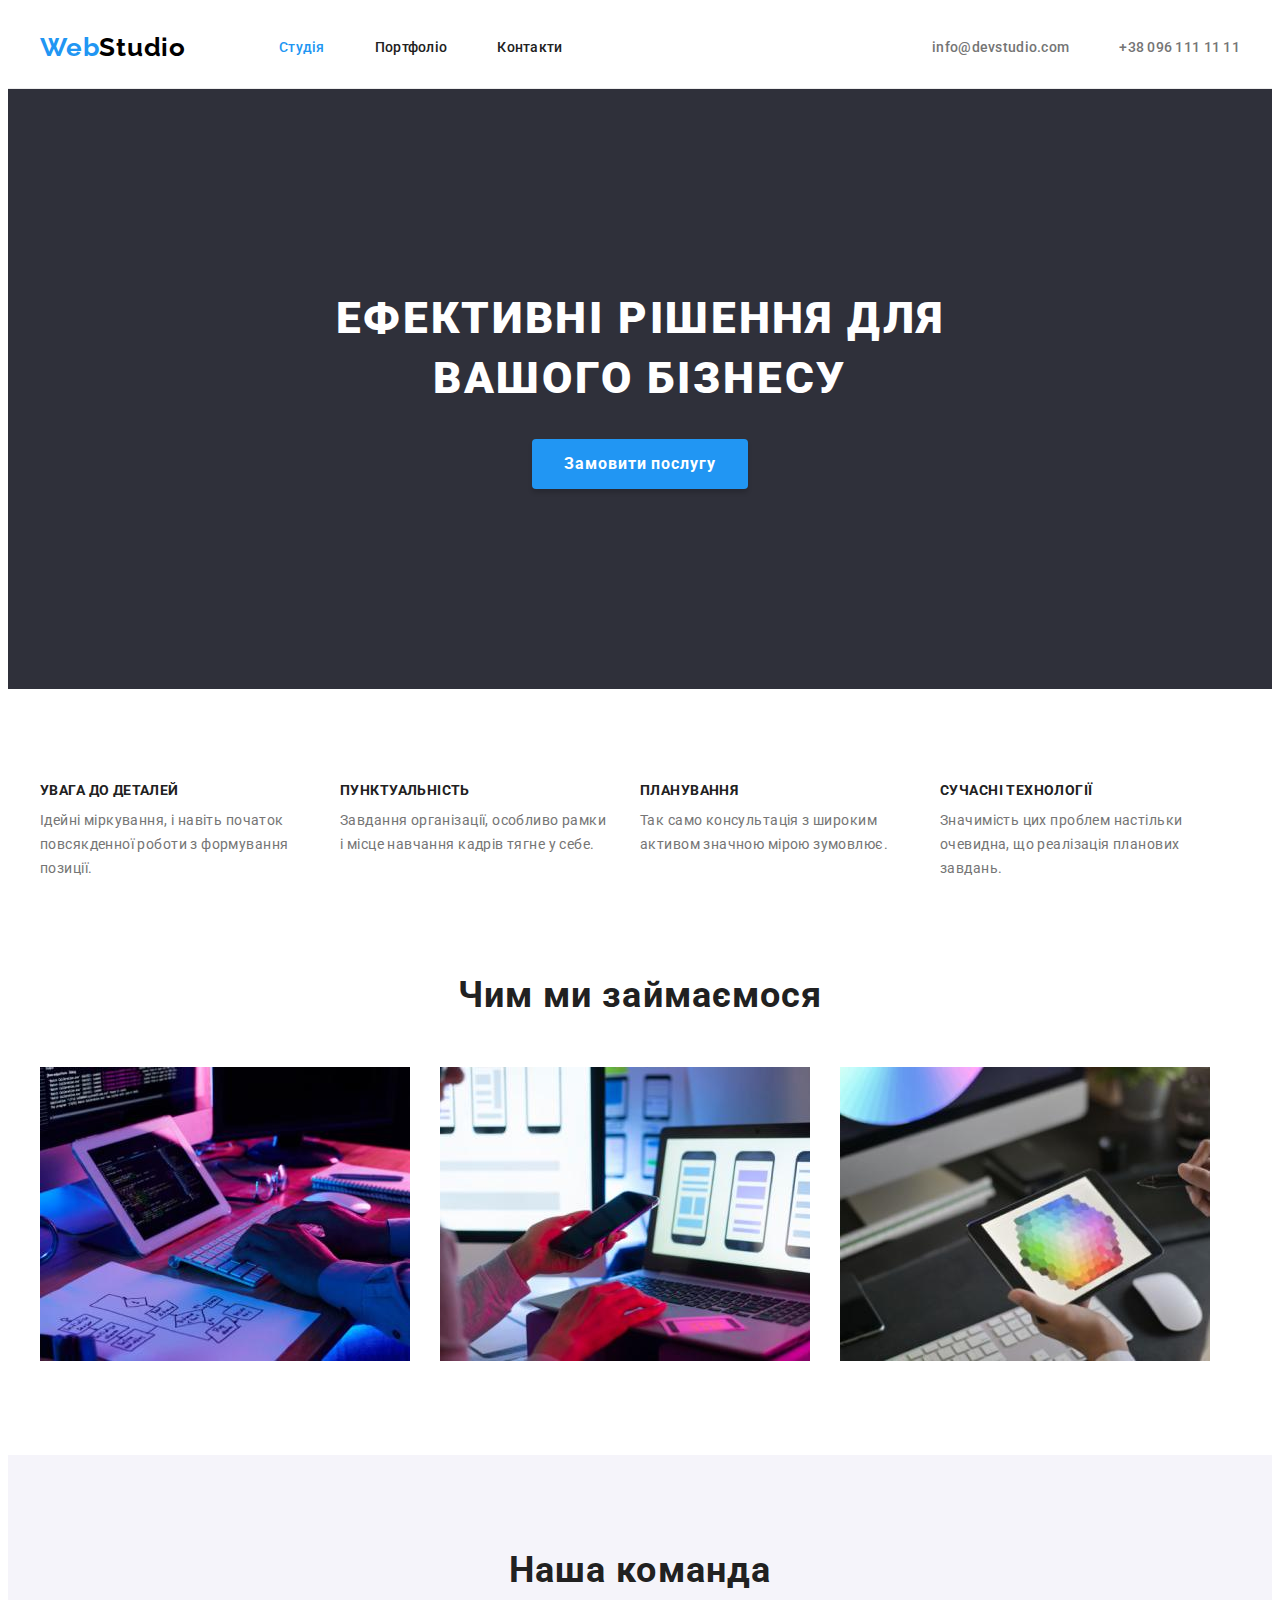
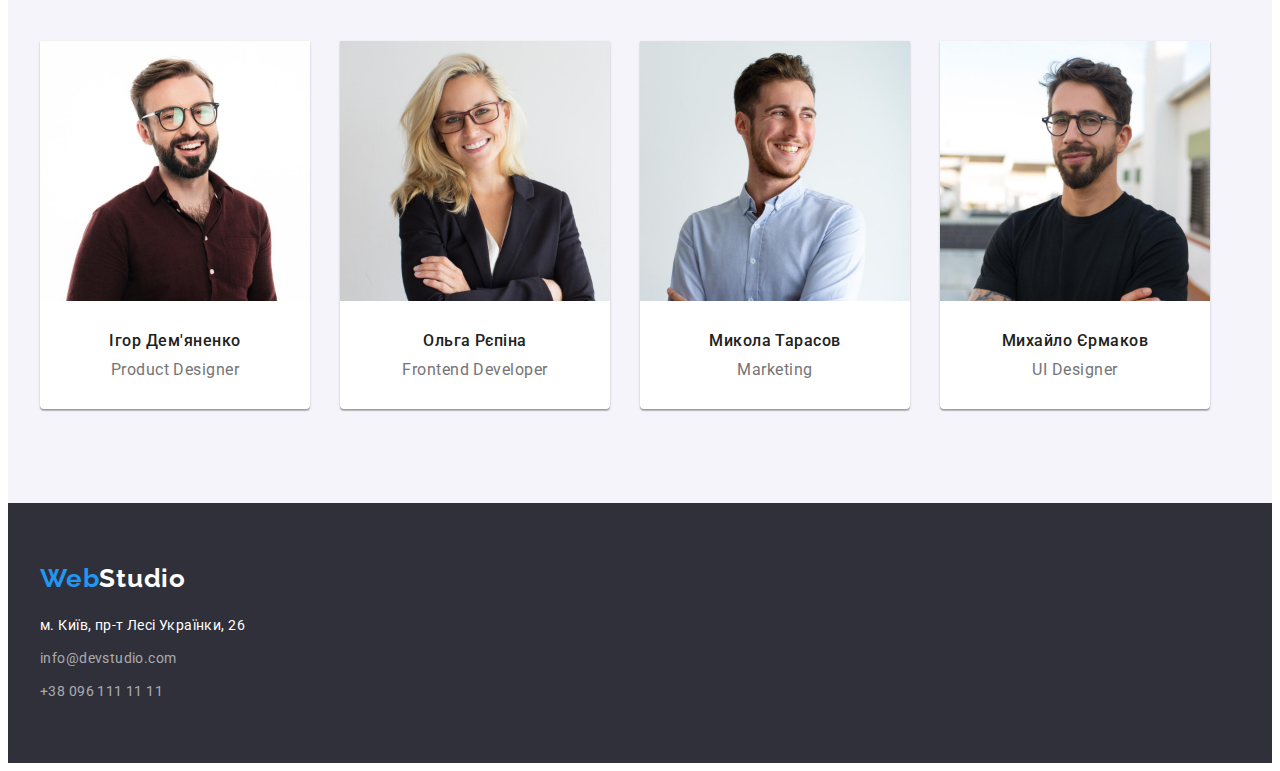
<file: index.html>
<!DOCTYPE html>
<html lang="uk">
  <head>
    <meta charset="utf-8" />
    <meta http-equiv="X-UA-Compatible" content="IE=edge" />
    <title>Web Studio</title>
    <!-- Fonts -->
    <link rel="preconnect" href="https://fonts.googleapis.com" />
    <link rel="preconnect" href="https://fonts.gstatic.com" crossorigin />
    <link
      href="https://fonts.googleapis.com/css2?family=Raleway:wght@700&family=Roboto:wght@400;500;700;900&display=swap"
      rel="stylesheet"
    />
    <!-- Modern Normalize -->
    <link
      rel="stylesheet"
      href="https://cdnjs.cloudflare.com/ajax/libs/modern-normalize/1.1.0/modern-normalize.min.css"
      integrity="sha512-wpPYUAdjBVSE4KJnH1VR1HeZfpl1ub8YT/NKx4PuQ5NmX2tKuGu6U/JRp5y+Y8XG2tV+wKQpNHVUX03MfMFn9Q=="
      crossorigin="anonymous"
      referrerpolicy="no-referrer"
    />
    <!-- Local Styles -->
    <link rel="stylesheet" href="./css/styles.css" />
  </head>

  <body class="page">
    <header class="pages-head">
      <div class="container">
        <nav class="head-nav">
          <a class="logo link" href="./index.html"><span class="logo-prime">Web</span>Studio</a>
          <ul class="list site-nav">
            <li><a href="./index.html" class="link current">Студія</a></li>
            <li><a href="./portfolio.html" class="link">Портфоліо</a></li>
            <li><a href="" class="link">Контакти</a></li>
          </ul>
        </nav>
        <ul class="list contact-list head-contacts">
          <li><a href="mailto:info@devstudio.com" class="link">info@devstudio.com</a></li>
          <li><a href="tel:+380961111111" class="link">+38 096 111 11 11</a></li>
        </ul>
      </div>
    </header>

    <main>
      <section class="section hero">
        <div class="container">
          <h1 class="title hero-title">Ефективні рішення для вашого бізнесу</h1>
          <button type="button" class="button">Замовити послугу</button>
        </div>
      </section>

      <section class="section priorities-section">
        <div class="container">
          <h2 class="title section-title visually-hidden">Наші пріоритети</h2>
          <ul class="list priorities-list">
            <li>
              <h3 class="title">УВАГА ДО ДЕТАЛЕЙ</h3>
              <p class="article">
                Ідейні міркування, і навіть початок повсякденної роботи з формування позиції.
              </p>
            </li>
            <li>
              <h3 class="title">ПУНКТУАЛЬНІСТЬ</h3>
              <p class="article">
                Завдання організації, особливо рамки і місце навчання кадрів тягне у себе.
              </p>
            </li>
            <li>
              <h3 class="title">ПЛАНУВАННЯ</h3>
              <p class="article">Так само консультація з широким активом значною мірою зумовлює.</p>
            </li>
            <li>
              <h3 class="title">СУЧАСНІ ТЕХНОЛОГІЇ</h3>
              <p class="article">
                Значимість цих проблем настільки очевидна, що реалізація планових завдань.
              </p>
            </li>
          </ul>
        </div>
      </section>

      <section class="section work-section">
        <div class="container">
          <h2 class="title section-title">Чим ми займаємося</h2>
          <ul class="list work-list">
            <li><img src="./images/index/laptop.jpg" alt="ноутбук" width="370" /></li>
            <li><img src="./images/index/phones.jpg" alt="смартфони" width="370" /></li>
            <li><img src="./images/index/tablet.jpg" alt="планшет" width="370" /></li>
          </ul>
        </div>
      </section>

      <section class="section team-section">
        <div class="container">
          <h2 class="title section-title">Наша команда</h2>
          <ul class="list team-list">
            <li>
              <img
                class="image"
                src="./images/index/demianenko.jpg"
                alt="Product Designer"
                width="270"
              />
              <h3 class="title">Ігор Дем'яненко</h3>
              <p lang="en" class="article">Product Designer</p>
            </li>
            <li>
              <img
                class="image"
                src="./images/index/riepina.jpg"
                alt="Frontend Developer"
                width="270"
              />
              <h3 class="title">Ольга Рєпіна</h3>
              <p lang="en" class="article">Frontend Developer</p>
            </li>
            <li>
              <img class="image" src="./images/index/tarasov.jpg" alt="Marketing" width="270" />
              <h3 class="title">Микола Тарасов</h3>
              <p lang="en" class="article">Marketing</p>
            </li>
            <li>
              <img class="image" src="./images/index/jermakov.jpg" alt="UI Designer" width="270" />
              <h3 class="title">Михайло Єрмаков</h3>
              <p lang="en" class="article">UI Designer</p>
            </li>
          </ul>
        </div>
      </section>
    </main>

    <footer class="footer">
      <div class="container">
        <a class="logo link footer-logo" href="./index.html"
          ><span class="logo-prime">Web</span>Studio</a
        >
        <address class="address">
          <a
            href="https://goo.gl/maps/X5hqmzbYpQWMFNwu7"
            target="_blank"
            rel="noopener noreferrer"
            class="link post-address"
            >м. Київ, пр-т Лесі Українки, 26</a
          >
          <ul class="list contact-list footer-contacts">
            <li><a href="mailto:info@devstudio.com" class="link">info@devstudio.com</a></li>
            <li><a href="tel:+380961111111" class="link">+38 096 111 11 11</a></li>
          </ul>
        </address>
      </div>
    </footer>
  </body>
</html>
</file>
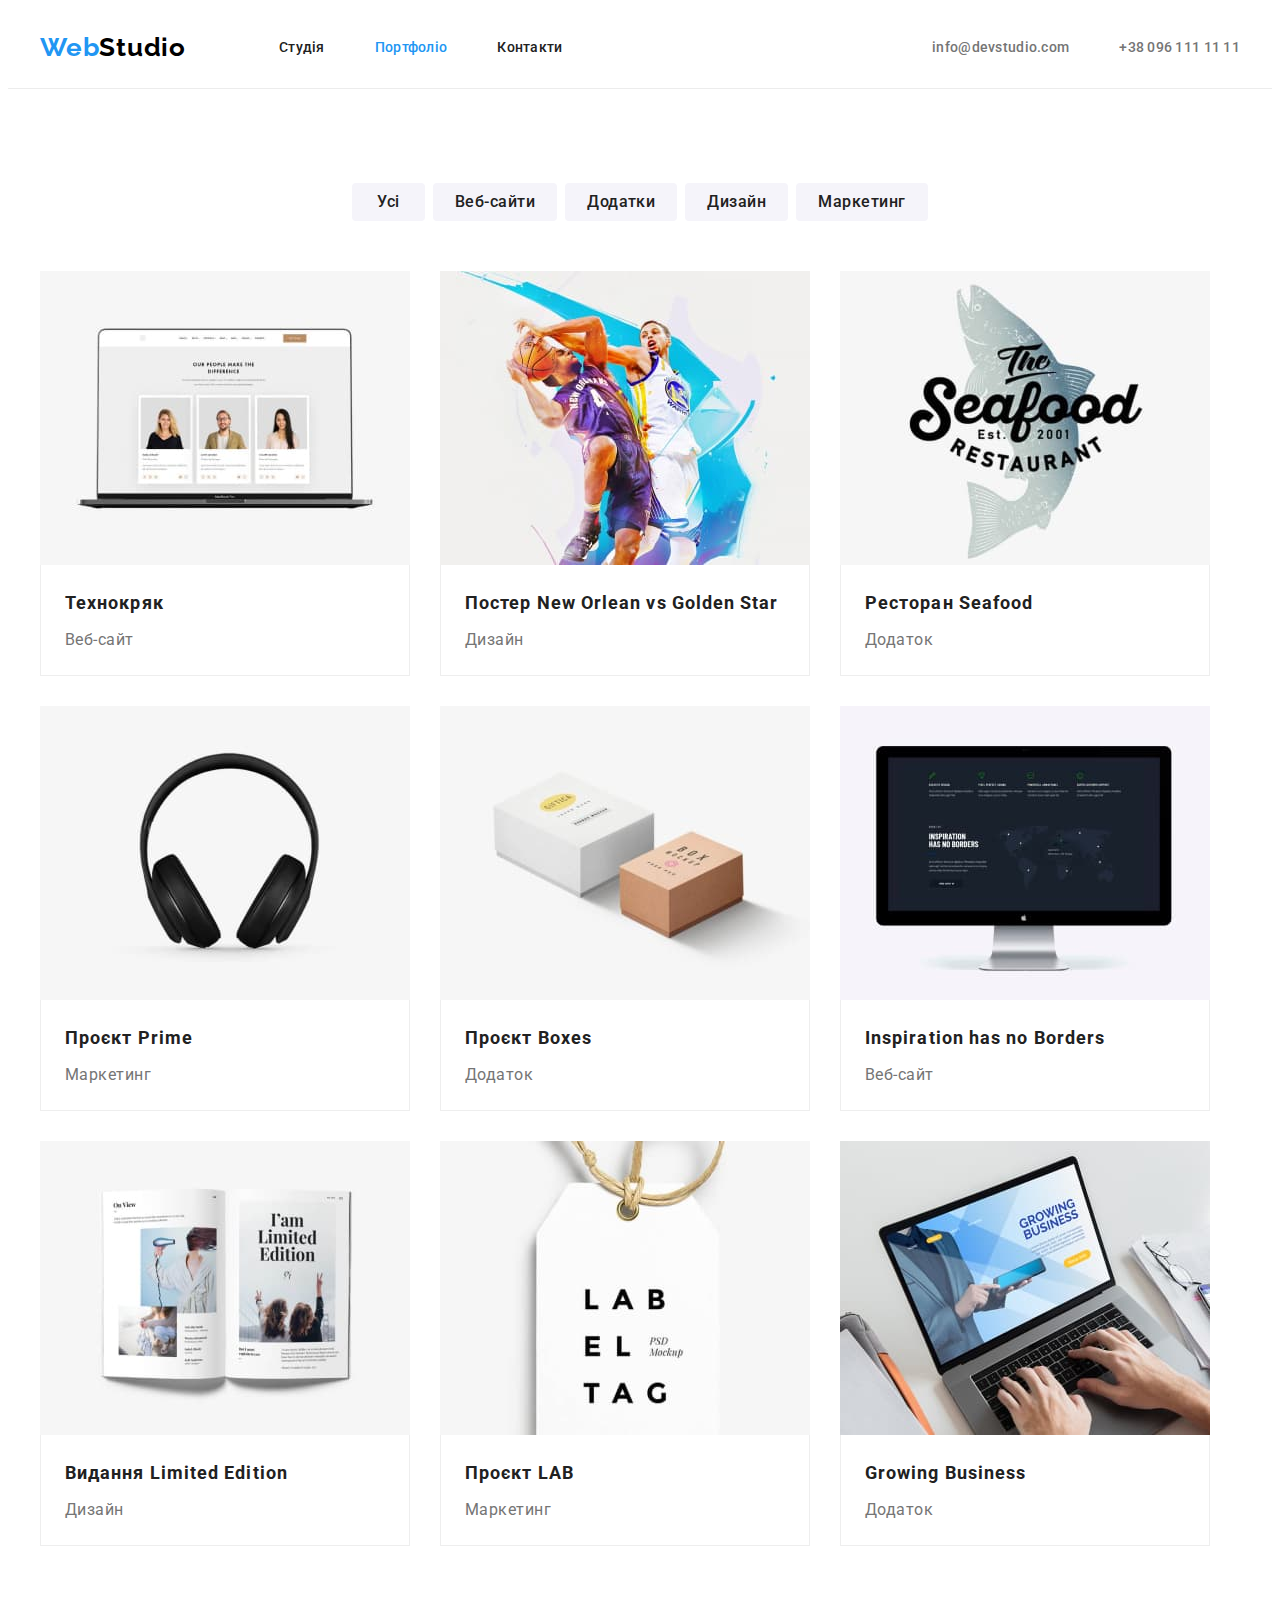
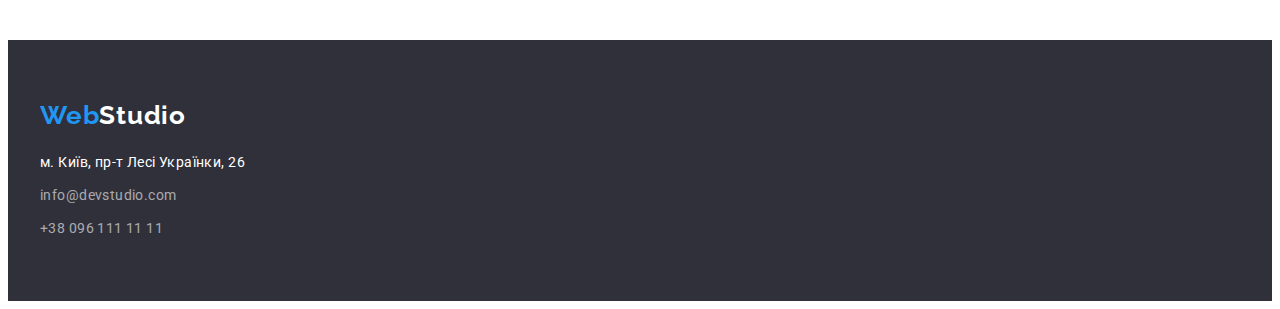
<file: portfolio.html>
<!DOCTYPE html>
<html lang="uk">
  <head>
    <meta charset="UTF-8" />
    <meta http-equiv="X-UA-Compatible" content="IE=edge" />
    <meta name="viewport" content="width=device-width, initial-scale=1.0" />
    <title>Document</title>
    <!-- Fonts -->
    <link rel="preconnect" href="https://fonts.googleapis.com" />
    <link rel="preconnect" href="https://fonts.gstatic.com" crossorigin />
    <link
      href="https://fonts.googleapis.com/css2?family=Raleway:wght@700&family=Roboto:wght@400;500;700;900&display=swap"
      rel="stylesheet"
    />
    <!-- Modern Normalize -->
    <link
      rel="stylesheet"
      href="https://cdnjs.cloudflare.com/ajax/libs/modern-normalize/1.1.0/modern-normalize.min.css"
      integrity="sha512-wpPYUAdjBVSE4KJnH1VR1HeZfpl1ub8YT/NKx4PuQ5NmX2tKuGu6U/JRp5y+Y8XG2tV+wKQpNHVUX03MfMFn9Q=="
      crossorigin="anonymous"
      referrerpolicy="no-referrer"
    />
    <!-- Local Styles -->
    <link rel="stylesheet" href="./css/styles.css" />
  </head>

  <body class="page">
    <header class="pages-head">
      <div class="container">
        <nav class="head-nav">
          <a class="logo link" href="./index.html"><span class="logo-prime">Web</span>Studio</a>
          <ul class="list site-nav">
            <li><a href="./index.html" class="link">Студія</a></li>
            <li><a href="./portfolio.html" class="link current">Портфоліо</a></li>
            <li><a href="" class="link">Контакти</a></li>
          </ul>
        </nav>
        <ul class="list contact-list head-contacts">
          <li><a href="mailto:info@devstudio.com" class="link">info@devstudio.com</a></li>
          <li><a href="tel:+380961111111" class="link">+38 096 111 11 11</a></li>
        </ul>
      </div>
    </header>

    <main>
      <section class="section portfolio-section">
        <div class="container">
          <h1 class="visually-hidden">Портфоліо</h1>

          <ul class="list sort-list">
            <li><button type="button" class="button all-button">Усі</button></li>
            <li><button type="button" class="button">Веб-сайти</button></li>
            <li><button type="button" class="button">Додатки</button></li>
            <li><button type="button" class="button">Дизайн</button></li>
            <li><button type="button" class="button">Маркетинг</button></li>
          </ul>

          <ul class="list portfolio-list">
            <li>
              <img
                class="image"
                src="./images/portfolio/technokriak-web.jpg"
                alt="Сайт Технокряк"
                width="370"
              />
              <div class="card-description">
                <h2 class="title">Технокряк</h2>
                <p class="article">Веб-сайт</p>
              </div>
            </li>
            <li>
              <img
                class="image"
                src="./images/portfolio/basketball.jpg"
                alt="Постер гри New Orlean vs Golden Star"
                width="370"
              />
              <div class="card-description">
                <h2 class="title">Постер New Orlean vs Golden Star</h2>
                <p class="article">Дизайн</p>
              </div>
            </li>
            <li>
              <img
                class="image"
                src="./images/portfolio/seafood.jpg"
                alt="Лого ресторану Seafood"
                width="370"
              />
              <div class="card-description">
                <h2 class="title">Ресторан Seafood</h2>
                <p class="article">Додаток</p>
              </div>
            </li>
            <li>
              <img
                class="image"
                src="./images/portfolio/prime.jpg"
                alt="Дизайн проєкта Prime"
                width="370"
              />
              <div class="card-description">
                <h2 class="title">Проєкт Prime</h2>
                <p class="article">Маркетинг</p>
              </div>
            </li>
            <li>
              <img
                class="image"
                src="./images/portfolio/boxes.jpg"
                alt="Дизайн проєкта Boxes"
                width="370"
              />
              <div class="card-description">
                <h2 class="title">Проєкт Boxes</h2>
                <p class="article">Додаток</p>
              </div>
            </li>
            <li>
              <img
                class="image"
                src="./images/portfolio/inspiration-web.jpg"
                alt="Дизайн сайту Inspiration has no Borders"
                width="370"
              />
              <div class="card-description">
                <h2 class="title">Inspiration has no Borders</h2>
                <p class="article">Веб-сайт</p>
              </div>
            </li>
            <li>
              <img
                class="image"
                src="./images/portfolio/limited-edition.jpg"
                alt="Дизайн видання Limited Edition"
                width="370"
              />
              <div class="card-description">
                <h2 class="title">Видання Limited Edition</h2>
                <p class="article">Дизайн</p>
              </div>
            </li>
            <li>
              <img
                class="image"
                src="./images/portfolio/lab.jpg"
                alt="Дизайн проєкта LAB"
                width="370"
              />
              <div class="card-description">
                <h2 class="title">Проєкт LAB</h2>
                <p class="article">Маркетинг</p>
              </div>
            </li>
            <li>
              <img
                class="image"
                src="./images/portfolio/growing-business.jpg"
                alt="Дизайн Growing Business"
                width="370"
              />
              <div class="card-description">
                <h2 class="title">Growing Business</h2>
                <p class="article">Додаток</p>
              </div>
            </li>
          </ul>
        </div>
      </section>
    </main>

    <footer class="footer">
      <div class="container">
        <a class="logo link footer-logo" href="./index.html"
          ><span class="logo-prime">Web</span>Studio</a
        >
        <address class="address">
          <a
            href="https://goo.gl/maps/X5hqmzbYpQWMFNwu7"
            target="_blank"
            rel="noopener noreferrer"
            class="link post-address"
            >м. Київ, пр-т Лесі Українки, 26</a
          >
          <ul class="list contact-list footer-contacts">
            <li><a href="mailto:info@devstudio.com" class="link">info@devstudio.com</a></li>
            <li><a href="tel:+380961111111" class="link">+38 096 111 11 11</a></li>
          </ul>
        </address>
      </div>
    </footer>
  </body>
</html>
</file>
<file: css/styles.css>
:root {
  --main-font-family: 'Roboto';
  --main-font-style: normal;

  --main-text-color: #757575;
  --clear-white-color: #ffffff;
  --titles-color: #212121;
  --brand-color: #2196f3;
  --page-background-color: #f5f5f5;

  --container-width: 1200px;
}

p {
  margin: 0;
}

img {
  display: block;
  max-width: 100%;
  height: auto;
}

.page {
  font-family: var(--main-font-family), sans-serif;
  font-size: 14px;
  color: var(--main-text-color);

  background-color: var(--clear-white-color);
}

.section {
  padding-top: 94px;
  padding-bottom: 94px;
}

.container {
  margin: 0 auto;
  padding-left: 15px;
  padding-right: 15px;

  width: var(--container-width);
}

.title {
  margin-top: 0;
  margin-bottom: 0;

  color: var(--titles-color);
}

.section-title {
  margin-bottom: 50px;
  margin-left: auto;
  margin-right: auto;

  font-size: 36px;
  line-height: 1.17;
  letter-spacing: 0.03em;
  text-align: center;
}

.visually-hidden {
  position: absolute;
  white-space: nowrap;
  width: 1px;
  height: 1px;
  overflow: hidden;
  border: 0;
  padding: 0;
  clip: rect(0 0 0 0);
  clip-path: inset(50%);
  margin: -1px;
}

.list {
  margin: 0;
  padding: 0;

  list-style: none;
}

.link {
  margin: 0;

  text-decoration: none;
}

.button {
  margin: 0;

  font-family: var(--main-font-family), sans-serif;
  font-style: var(--main-font-style);

  cursor: pointer;
}

/* Header */
.pages-head {
  border-bottom: 1px solid #ececec;
}

.pages-head .container {
  display: flex;
}

.head-nav {
  display: flex;
  margin-right: auto;
}

/* Site-nav */
.site-nav {
  display: flex;
}

.site-nav > li:not(:last-child) {
  margin-right: 50px;
}

.site-nav .link {
  display: block;
  padding-top: 32px;
  padding-bottom: 32px;

  font-weight: 500;
  line-height: 1.14;
  letter-spacing: 0.02em;

  color: var(--titles-color);
}

.site-nav .link:hover,
.site-nav .link:focus {
  color: var(--brand-color);
}

/* Logo */
.logo {
  display: block;

  margin-right: 93px;

  padding-top: 24px;
  padding-bottom: 25px;

  font-family: 'Raleway', sans-serif;
  font-style: normal;
  font-weight: 700;
  font-size: 26px;
  line-height: 1.19;
  letter-spacing: 0.03em;

  color: #000000;
}

.logo-prime {
  color: var(--brand-color);
}

.link.current {
  color: var(--brand-color);
}

/* Contakts */
.head-contacts {
  display: flex;
}

.head-contacts > li:not(:last-child) {
  margin-right: 50px;
}

.head-contacts .link {
  display: block;
  padding-top: 32px;
  padding-bottom: 32px;
}

.contact-list .link {
  font-weight: 500;
  line-height: 1.14;
  letter-spacing: 0.02em;

  color: var(--main-text-color);
}

.contact-list .link:hover,
.contact-list .link:focus {
  color: var(--brand-color);
}

/* Main in index.html*/
/* Hero section*/
.hero {
  padding-top: 200px;
  padding-bottom: 200px;

  text-align: center;

  background: #2f303a;
}

.hero-title {
  margin-left: auto;
  margin-right: auto;
  margin-bottom: 30px;

  width: 696px;

  font-weight: 900;
  font-size: 44px;
  line-height: 1.36;
  letter-spacing: 0.06em;

  color: var(--clear-white-color);

  text-transform: uppercase;
}

.hero .button {
  padding: 10px 32px;

  font-family: var(--main-font-family);
  font-style: var(--main-font-style);
  font-weight: 700;
  font-size: 16px;
  line-height: 1.88;
  letter-spacing: 0.06em;

  color: var(--clear-white-color);

  background-color: var(--brand-color);

  box-shadow: 0px 4px 4px rgba(0, 0, 0, 0.15);
  border-radius: 4px;
  border: none;
}

.hero .button:hover,
.hero .button:focus {
  background-color: #188ce8;
}

/* Priorities section */
.priorities-list {
  display: flex;
}

.priorities-list > li {
  width: 270px;
}

.priorities-list > li:not(:last-child) {
  margin-right: 30px;
}

.priorities-list .title {
  margin-bottom: 10px;

  font-size: 14px;
  line-height: 1.14;
  letter-spacing: 0.03em;
  text-transform: uppercase;
}

.priorities-list .article {
  line-height: 1.71;
  letter-spacing: 0.03em;
}

/* Work section */
.work-section {
  padding-top: 0px;
}

.work-list {
  display: flex;
}

.work-list > li {
  width: 370px;
}

.work-list > li:not(:last-child) {
  margin-right: 30px;
}

/* Team section */
.team-section {
  background-color: #f5f4fa;
}

.team-list {
  display: flex;
}

.team-list > li {
  padding-bottom: 30px;

  width: 270px;

  background-color: var(--clear-white-color);
  box-shadow: 0px 1px 3px rgba(0, 0, 0, 0.12), 0px 1px 1px rgba(0, 0, 0, 0.14),
    0px 2px 1px rgba(0, 0, 0, 0.2);
  border-radius: 0px 0px 4px 4px;
}

.team-list > li:not(:last-child) {
  margin-right: 30px;
}

.team-list .image {
  margin-bottom: 30px;
}

.team-list .title {
  margin-bottom: 10px;

  font-weight: 500;
  font-size: 16px;
  line-height: 1.19;
  letter-spacing: 0.03em;

  text-align: center;
}

.team-list .article {
  font-size: 16px;
  line-height: 1.19;
  letter-spacing: 0.03em;

  text-align: center;
}

/* Footer */
.footer {
  padding-top: 60px;
  padding-bottom: 60px;

  background-color: #2f303a;
}

.footer-logo {
  margin-right: auto;
  margin-bottom: 20px;
  padding: 0px;
  color: var(--clear-white-color);
}

.address {
  font-style: var(--main-font-style);
}

.post-address {
  display: block;
  margin-bottom: 9px;

  line-height: 1.71;
  letter-spacing: 0.03em;

  color: var(--clear-white-color);
}

.post-address:hover,
.post-address:focus {
  color: var(--brand-color);
}

.footer-contacts li:not(:last-child) {
  margin-bottom: 9px;
}

.footer-contacts .link {
  font-weight: 400;
  line-height: 1.71;
  letter-spacing: 0.03em;

  color: rgba(255, 255, 255, 0.6);
}

/* Main in portfolio.html */
/* Portfolio section */
.sort-list {
  display: flex;

  margin-left: auto;
  margin-right: auto;
  margin-bottom: 50px;

  justify-content: center;
}

.sort-list li:not(:last-child) {
  margin-right: 8px;
}

.sort-list .button {
  padding: 6px 22px;

  font-weight: 500;
  font-size: 16px;
  line-height: 1.62;
  text-align: center;
  letter-spacing: 0.03em;

  color: var(--titles-color);
  background: #f5f4fa;

  border-radius: 4px;
  border-style: hidden;
}

.sort-list .button:hover,
.sort-list .button:focus {
  color: var(--clear-white-color);
  background-color: var(--brand-color);

  box-shadow: 0px 3px 1px rgba(0, 0, 0, 0.1), 0px 1px 2px rgba(0, 0, 0, 0.08),
    0px 2px 2px rgba(0, 0, 0, 0.12);
  border-radius: 4px;
}

.button.all-button {
  padding-left: 25px;
  padding-right: 25px;
}

.portfolio-list {
  display: flex;
  flex-wrap: wrap;
  gap: 30px;
}

.portfolio-list > li {
  width: calc(100%-60px) / 3;

  background: var(--clear-white-color);
}

.card-description {
  padding: 20px 24px;

  border: 1px solid #eeeeee;
  border-top: none;
}

.portfolio-list .title {
  margin-bottom: 4px;

  font-size: 18px;
  line-height: 2;
  letter-spacing: 0.06em;
}

.portfolio-list .article {
  font-size: 16px;
  line-height: 1.88;
  letter-spacing: 0.03em;
}
</file>
